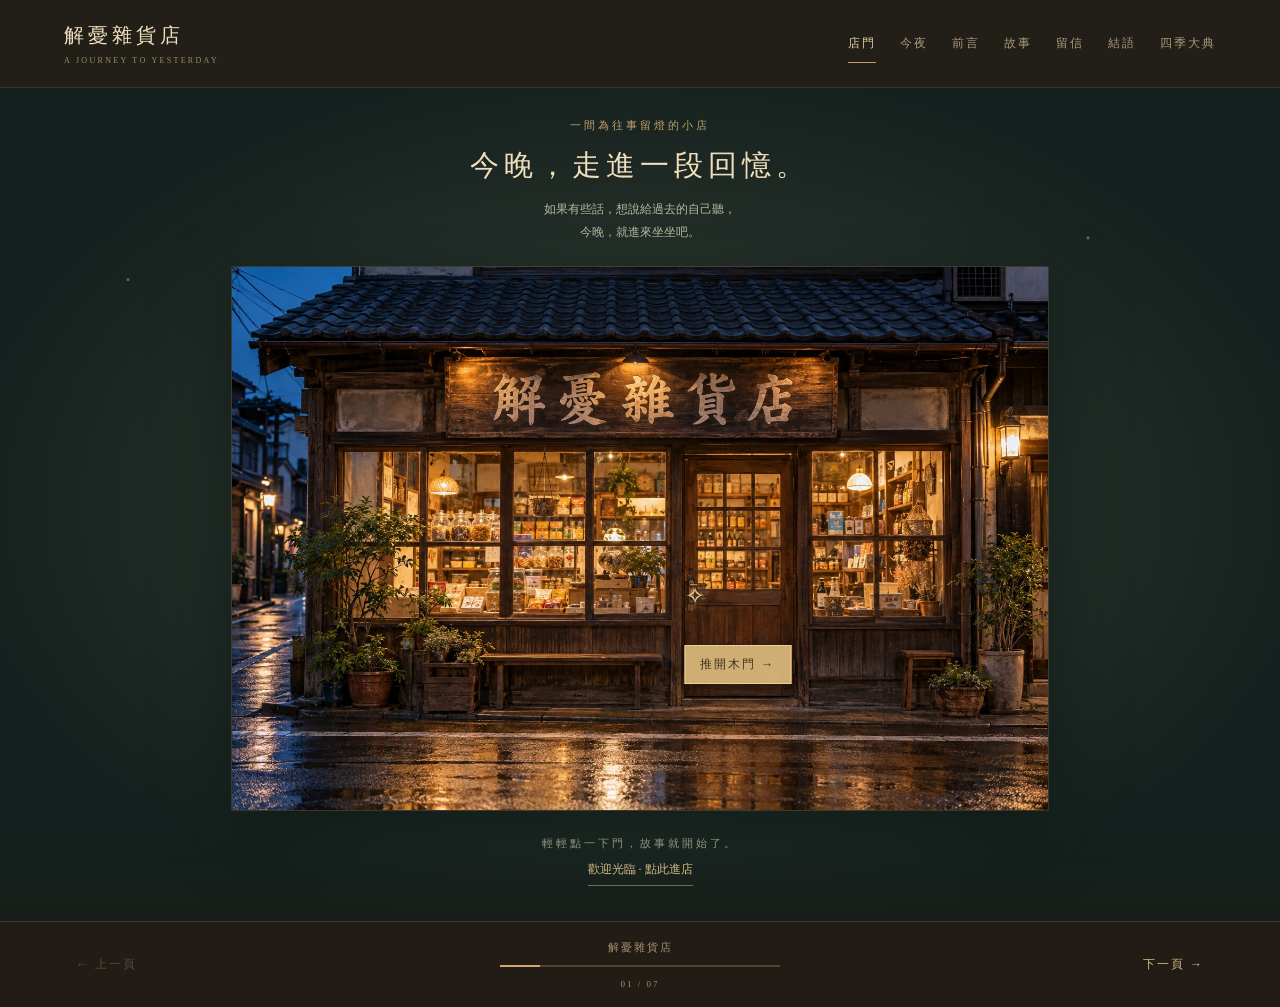
<file: index.html>
<!DOCTYPE html><html lang="zh-Hant"><head><meta charset="utf-8"><meta name="viewport" content="width=device-width,initial-scale=1"><title>解憂雜貨店｜一場回到過去的時光之旅</title><meta name="description" content="今晚不販賣任何商品。走進解憂雜貨店，讀一段真實的故事，和過去的自己重新相遇。"><link rel="stylesheet" href="journey.css"></head><body>
<header class="site-header"><a href="#page-1" class="brand">解憂雜貨店<span> A JOURNEY TO YESTERDAY</span></a><button type="button" class="menu-toggle" aria-expanded="false" aria-controls="journey-menu">旅程目錄 ☰</button><nav id="journey-menu" aria-label="時光旅程目錄"><a href="#page-1">店門</a><a href="#page-2">今夜</a><a href="#page-3">前言</a><a href="#page-4">故事</a><a href="#page-5">留信</a><a href="#page-6">結語</a><a href="#page-7">四季大典</a></nav></header>
<main id="main">
<section class="page storefront" id="page-1" aria-labelledby="title-1"><div class="night-sky" aria-hidden="true"></div><div class="shop-intro"><div class="eyebrow">一間為往事留燈的小店</div><h1 id="title-1" tabindex="-1">今晚，走進一段回憶。</h1><p>如果有些話，想說給過去的自己聽，<br>今晚，就進來坐坐吧。</p></div><div class="store-stage"><img class="shop-front" src="shop-front-realistic-v1.jpg" alt="寫實夜景中的解憂雜貨店：老木門、瓦片屋頂、暖黃玻璃窗、擺滿雜貨的貨架與雨後街道"><a href="#page-2" class="door-entry" aria-label="推開解憂雜貨店的木門，進入第二頁"><span class="door-handle" aria-hidden="true">✧</span><span class="door-label">推開木門 →</span></a></div><div class="door-note">輕輕點一下門，故事就開始了。</div><a class="quiet-entry" href="#page-2">歡迎光臨 · 點此進店</a></section>
<section class="page welcome" id="page-2" hidden aria-labelledby="title-2"><div class="room-backdrop" aria-hidden="true"></div><div class="welcome-note"><div class="eyebrow">01 / 今夜的營業公告</div><div class="small-flourish">✦</div><h2 id="title-2" tabindex="-1">今晚，<br>不販賣任何商品。</h2><div class="divider"></div><p>這裡沒有標價的商品，<br>也沒有能替人生解答的萬靈丹。</p><p>今晚，我想借這間小店，<br>邀請你走進一場<strong>回到過去的時光之旅。</strong></p><p>我們會翻開一些回憶，走近一些選擇，<br>也重新看看，那個曾經努力生活的自己。</p><p>你不需要準備答案，也不必整理好心情。<br>把腳步放慢，把現在的你，帶進來就好。</p><a class="btn" href="#page-3">坐下來，開始這段旅程 →</a><span class="note-foot">今夜限定 · 以一段回憶，交換一點溫柔</span></div></section>
<section class="page preface" id="page-3" hidden aria-labelledby="title-3"><div class="paper-sheet"><div class="eyebrow">02 / 寫在旅程之前</div><h2 id="title-3" tabindex="-1">先別急著，<br>為過去的自己判分。</h2><div class="preface-copy"><p>如果能回到某一天，你會不會想對自己說：「當初，不要那樣選就好了。」</p><p>我們常常站在今天，回頭評價昨天的決定。但那時候的你，沒有現在的經驗，也不知道後來會發生什麼事。你只能帶著當時知道的事、擁有的勇氣，還有說不出口的害怕，試著選一條路。</p><blockquote>不是每個選擇，都能只用「對」或「錯」說完。<br>不是每一個結果，都能代表當時的你。</blockquote><p>有些決定讓我們靠近想要的生活，有些讓我們受傷、繞路，甚至留下遺憾。選擇帶來的後果需要面對，做錯的事情也可以承認、修補；但一個不如預期的結果，不代表整個你都不值得被理解。</p><p>這場旅程，不是要說所有決定都正確，也不是要你立刻原諒一切。我只是想邀請你，先放下責備，問問當時的自己：「那一天，你在害怕什麼？又在期待什麼？」</p><p>有些感謝，會在理解之後慢慢出現。有些感謝，現在還說不出口。沒有關係，你可以只說：</p><div class="soft-quote">「我還沒有完全理解你，<br>但今天，我願意試著靠近你。」</div></div><a class="btn dark-btn" href="#page-4">翻開那段真實的故事 →</a></div></section>
<section class="page novel" id="page-4" hidden aria-labelledby="title-4"><div class="book-heading"><div class="eyebrow">03 / 一段真實經歷</div><h2 id="title-4" tabindex="-1">致，那個曾經<br>被我責怪的自己</h2><p>關於一次出發、八個月的旅程，和後來才說出口的謝謝。</p></div><div class="book-shell"><aside class="book-spine" aria-hidden="true">解憂雜貨店 · 店主手記</aside><article class="book-page" id="book-page" aria-live="polite"><div class="chapter-top"><span id="chapter-label"></span><span>寫給過去的我</span></div><h3 id="chapter-title"></h3><div id="chapter-text" class="novel-text"></div><div class="chapter-end" id="chapter-quote"></div><div class="book-controls"><button id="chapter-prev" type="button">← 上一章</button><span id="chapter-count"></span><button id="chapter-next" type="button">下一章 →</button></div></article></div><div class="chapter-dots" role="group" aria-label="選擇故事章節"></div><a class="btn" href="#page-5">故事說完了，接下來換你 →</a></section>
<section class="page invitation" id="page-5" hidden aria-labelledby="title-5"><div class="invitation-copy"><div class="eyebrow">04 / 留一封信，給過去的你</div><h2 id="title-5" tabindex="-1">如果能見到那時候的你，<br>你想說些什麼？</h2><p>可以是一聲謝謝，一句對不起，<br>也可以是：「那時候，你一定很辛苦吧。」</p><p>不必寫得漂亮，也不用急著替故事找到結局。<br>讓那些一直沒說出口的話，<br>在這裡，有一個可以安放的位置。</p></div><div class="qr-holder"><div class="paper-tape" aria-hidden="true"></div><a class="qr-image-link" href="letter-qr.png" target="_blank" rel="noopener" aria-label="開啟完整 QR Code 圖片"><img class="letter-qr" src="letter-qr.png" width="148" height="148" alt="掃描這個 QR Code，前往寫信頁面"></a><p class="qr-caption">掃描 QR Code，寫給過去的自己</p><small>拿起手機，讓那些沒說出口的話有個去處。<br>點圖片可放大查看。</small><a class="qr-save" href="letter-qr.png" download="解憂雜貨店-寫信QR.png">下載 QR Code 圖片 ↓</a></div><div class="prompt-line">想想看：<span>當時的你在努力什麼？</span><span>現在的你，想讓他知道什麼？</span></div><a class="btn" href="#page-6">帶著這份心意，繼續往前 →</a></section>
<section class="page closing" id="page-6" hidden aria-labelledby="title-6"><div class="closing-letter"><div class="eyebrow">05 / 旅程的最後一封信</div><h2 id="title-6" tabindex="-1">謝謝你，<br>把自己帶到了今天。</h2><div class="closing-copy"><p>今晚，我們沒有真的回到過去，<br>卻也許第一次，願意好好看看那個時候的自己。</p><p>那個曾經勇敢、迷惘、後悔，<br>或只是努力撐過每一天的你，<br>都在這段生命裡，留下了自己的腳印。</p><p>如果今天，你終於說出了一聲謝謝，<br>願你把這份溫柔，也留一些給現在的自己。</p><p>如果還說不出口，也沒有關係。<br>理解可以慢慢來，和解不必有期限。<br>今晚願意停下來看看，就已經是一個開始。</p><blockquote>過去的你，不必完美，才值得被看見。<br>現在的你，也不必急著成為誰，才值得被善待。</blockquote><p>等你走出這扇門，生活還會繼續。<br>願你在下一次面對選擇時，<br>記得給自己一點信任，也留一點喘息的空間。</p><p class="signature">這間小店，會為你的回憶留一盞燈。<br><span>— 解憂雜貨店</span></p></div><a class="btn dark-btn" href="#page-7">故事之外，還想邀請你認識我們 →</a></div></section>
<section class="page seasons" id="page-7" hidden aria-labelledby="title-7"><div class="season-top"><div class="eyebrow">06 / 在四季裡，再次相遇</div><h2 id="title-7" tabindex="-1">四季大典</h2><p class="season-tagline">每一次相聚，都有不一樣的體驗。<br>每一次祈福，都有一份真誠的心意。</p></div><div class="season-flow"><span>春 · 相遇</span><span>夏 · 體驗</span><span>秋 · 收穫</span><span>冬 · 感恩</span></div><div class="season-intro"><p>四季大典，是我們在不同季節裡相聚的活動。每一次安排的內容都不一樣，讓大家在參與、動手與交流之間，留下新的回憶。</p><p>有時，我們一起做一件手作工藝品；有時，親手製作甜點與美食；也可能圍坐在桌遊旁，在歡笑裡慢慢熟悉彼此。活動的樣貌會改變，但想邀請大家一起相聚的心意，始終都在。</p></div><div class="activities"><article><span class="activity-symbol" aria-hidden="true">✂</span><small>一起動手</small><h3>手作工藝品</h3><p>把專注放進每一個小細節，<br>帶走一件作品，也帶走一段回憶。</p></article><article><span class="activity-symbol" aria-hidden="true">♧</span><small>一起分享</small><h3>甜點與美食製作</h3><p>從親手製作到一起品嚐，<br>讓相聚多一份香氣與溫度。</p></article><article><span class="activity-symbol" aria-hidden="true">⚄</span><small>一起歡笑</small><h3>桌遊與交流</h3><p>在遊戲中拉近距離，<br>讓陌生慢慢變成熟悉。</p></article></div><div class="blessing"><div class="incense" aria-hidden="true"><span></span><span></span><span></span></div><div><div class="eyebrow">相聚的核心 · 祈福拜拜</div><h3>帶著誠心，<br>與仙佛結一份善緣。</h3><p>豐富的體驗之外，四季大典最重要的環節，是<strong>祈福拜拜</strong>。我們一起收拾心情，帶著敬意與真誠，為自己、家人，以及心中掛念的人獻上祝願。</p><p>這也是一個與仙佛結緣的機會。在虔敬的片刻裡，表達感恩，寄託心願，也讓忙碌的自己，重新安定下來。</p><p class="blessing-last">歡迎你在下一次四季大典，<br>和我們一起體驗、分享，也一起祈福。</p></div></div><div class="final-note">各次活動內容依當次安排而定。</div><a class="btn" href="#page-1">回到解憂雜貨店 ↺</a></section>
</main><footer class="journey-footer"><button id="page-prev" type="button" aria-label="回到上一頁">← 上一頁</button><div class="progress"><span id="page-label"></span><div class="progress-track"><span id="progress-bar"></span></div><small id="page-number"></small></div><button id="page-next" type="button" aria-label="前往下一頁">下一頁 →</button></footer><script src="journey.js"></script></body></html>
</file>
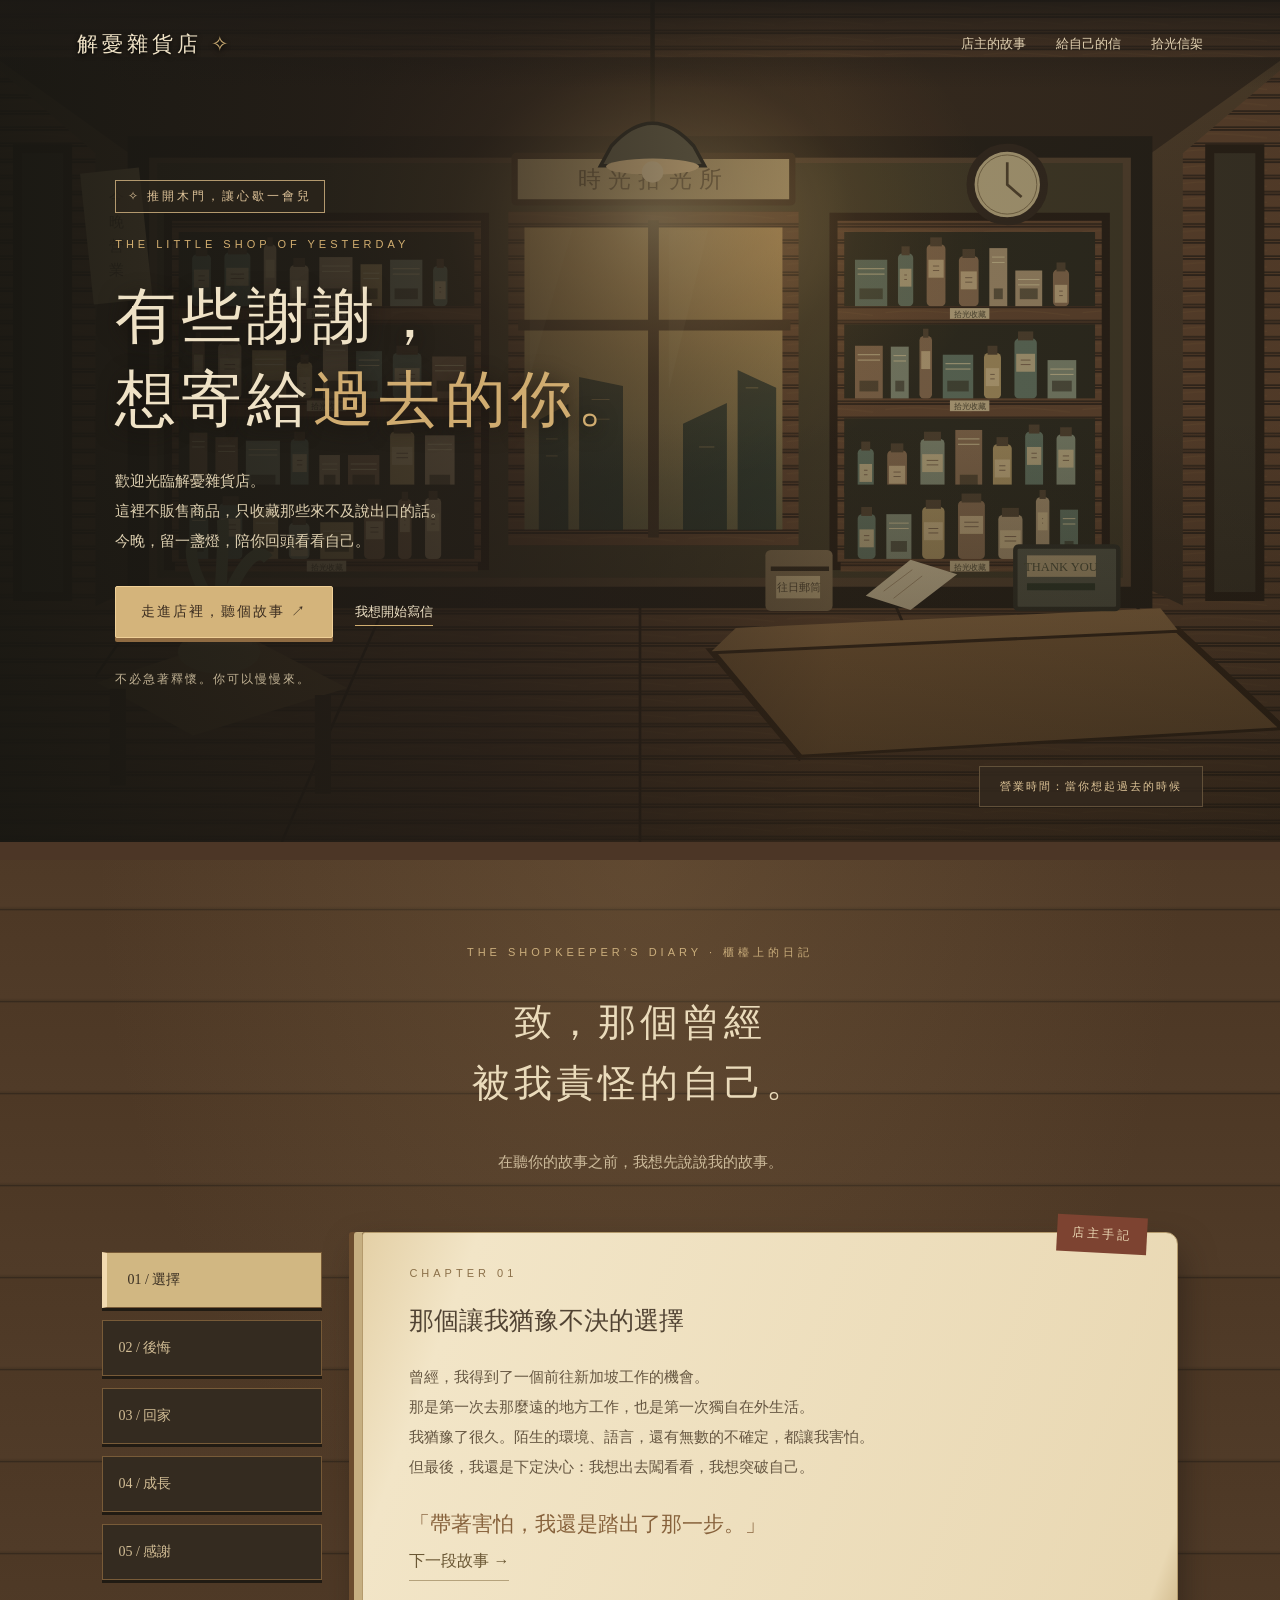
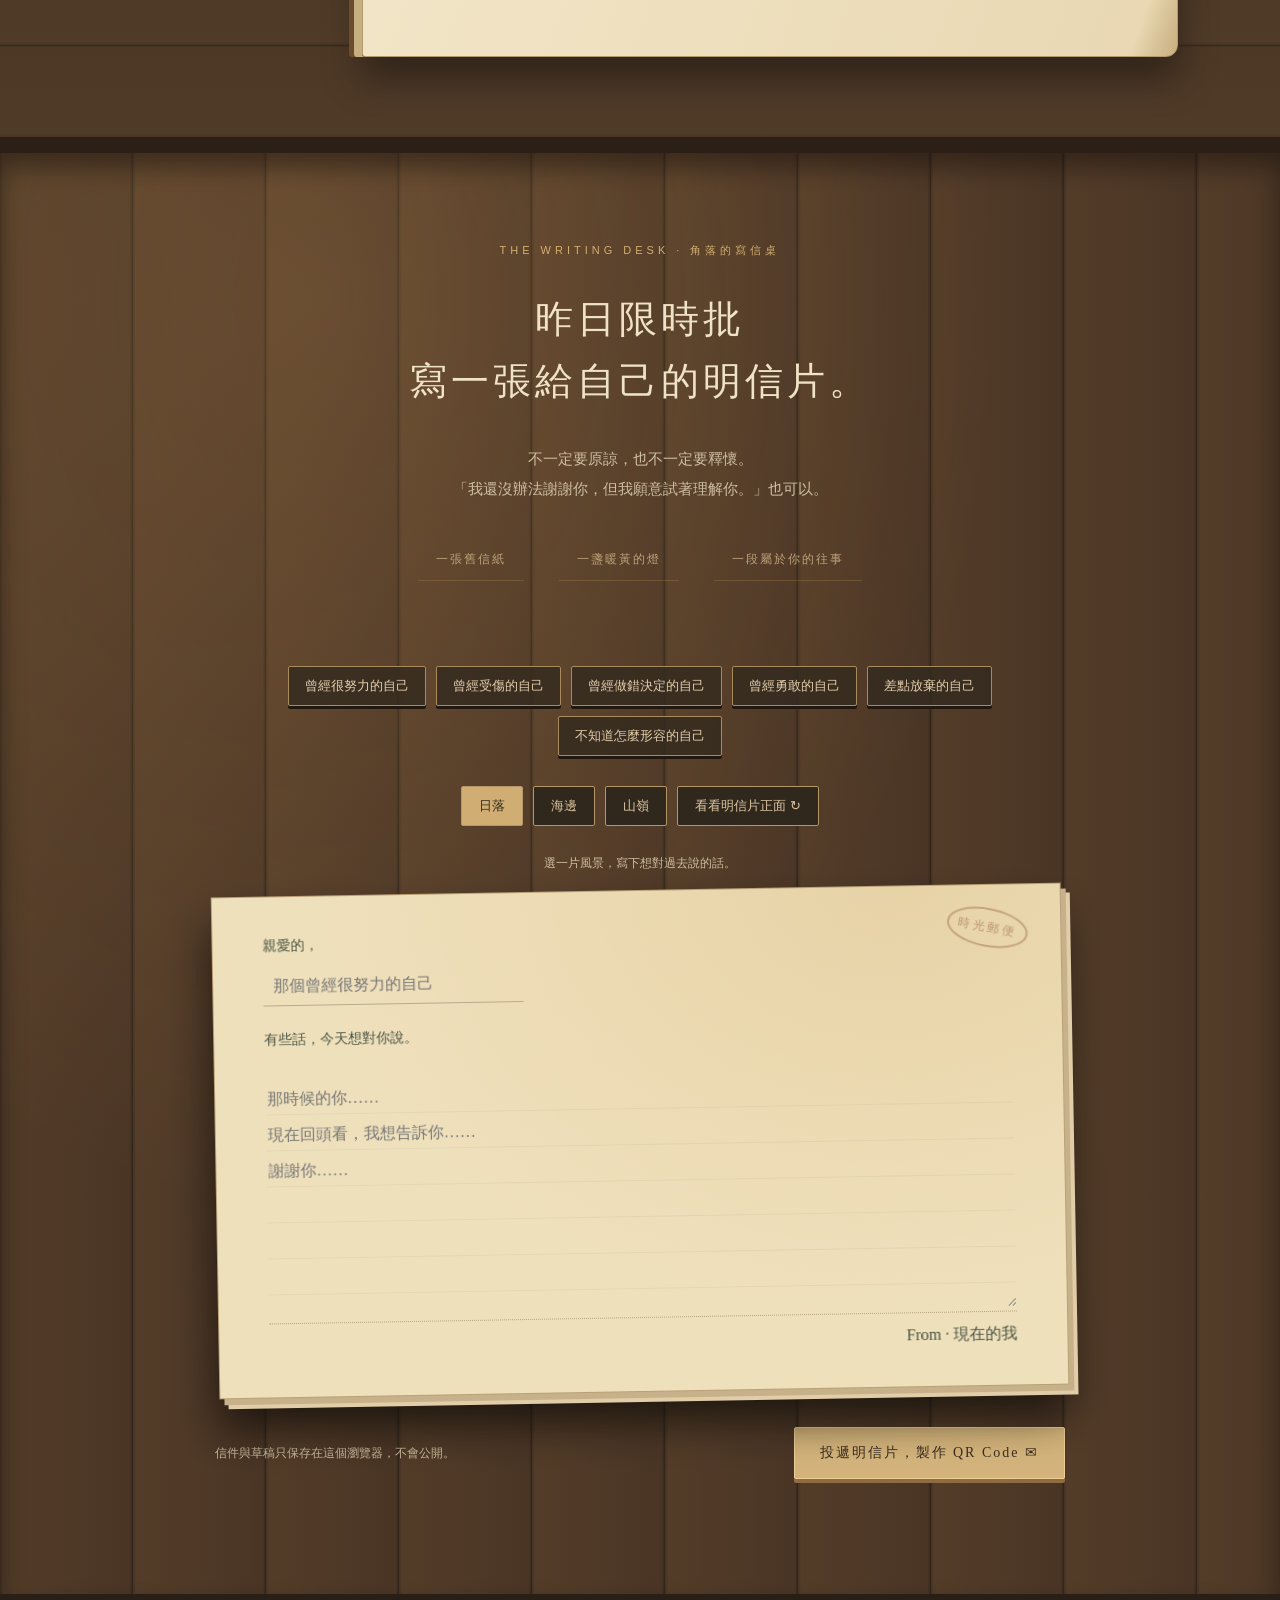
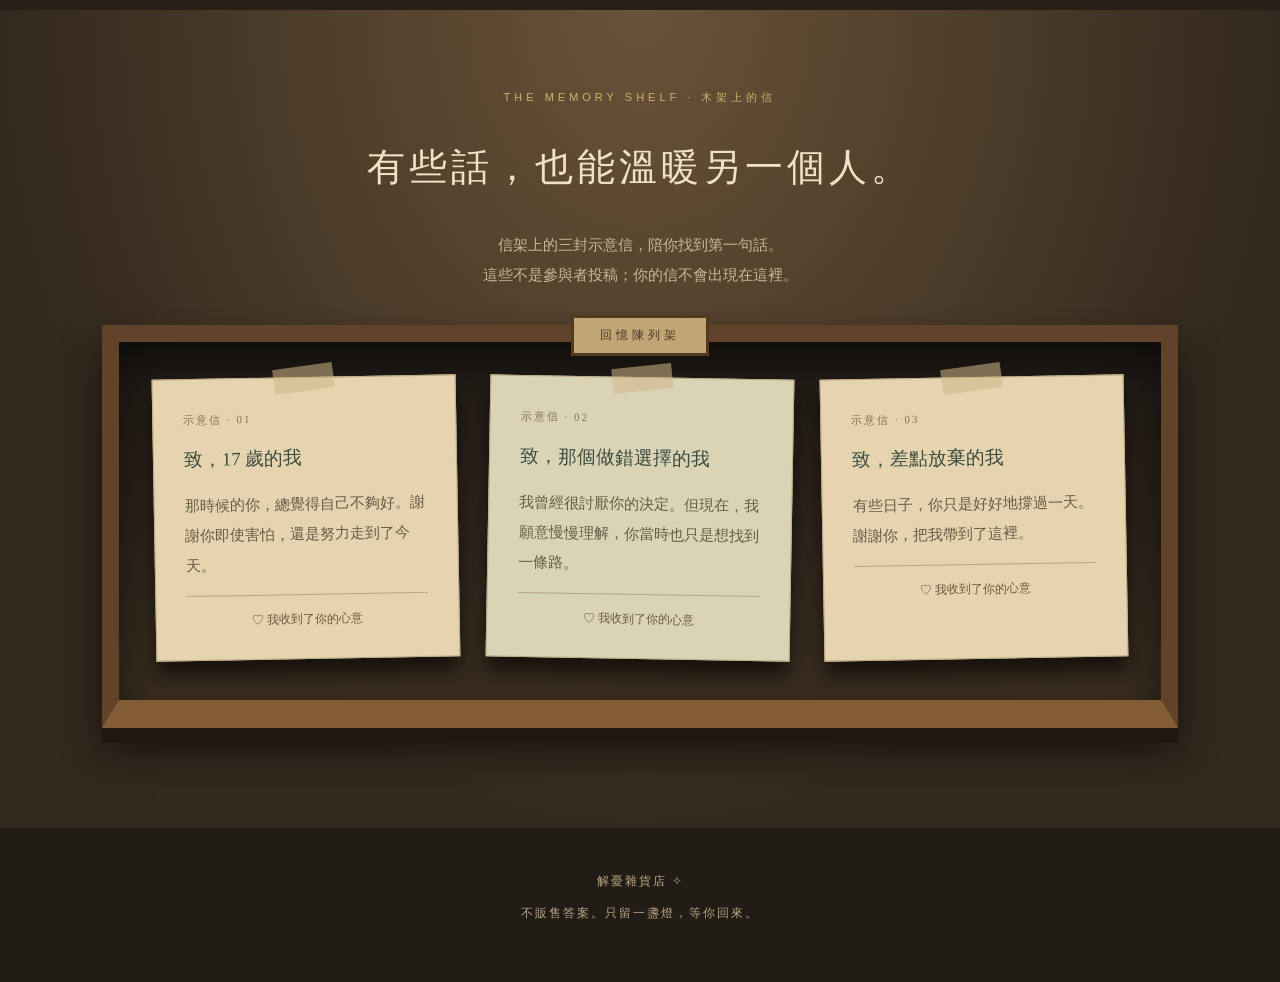
<file: writing.html>
<!DOCTYPE html><html lang="zh-Hant"><meta charset="UTF-8"><meta name="viewport" content="width=device-width,initial-scale=1"><meta name="description" content="從一段新加坡的旅程開始，寫一封信，謝謝過去的自己。"><title>解憂雜貨店｜致那個一路走來的自己</title><style>
:root{--ink:#e7dfca;--gold:#c7a971;--dark:#172c29;--paper:#eee4cd}*{box-sizing:border-box}html{scroll-behavior:smooth}body{margin:0;background:var(--dark);color:var(--ink);font-family:Georgia,'Noto Serif TC','微軟正黑體',serif}button,a,input,textarea{font:inherit}button,a{touch-action:manipulation}button{cursor:pointer}a{color:inherit;text-decoration:none}nav{display:flex;justify-content:space-between;padding:26px 6%;border-bottom:1px solid #ffffff18;align-items:center}nav .brand{font-size:21px;letter-spacing:4px}nav .links{display:flex;gap:30px;font-size:13px;color:#c7cbbc}.hero{min-height:690px;display:grid;grid-template-columns:1fr 1fr;align-items:center;padding:65px 8% 85px;gap:5%}.eyebrow{letter-spacing:4px;font:11px Arial;color:var(--gold)}h1{font-size:clamp(42px,5vw,72px);font-weight:400;line-height:1.35;letter-spacing:5px;margin:25px 0}h1 em{font-style:normal;color:var(--gold)}p{line-height:2;color:#c7cbbc;font-size:15px}.btn{display:inline-block;padding:16px 25px;background:var(--gold);color:#263b32;border:0;border-radius:2px;font-size:14px;letter-spacing:2px}.textlink{margin-left:22px;font-size:13px;border-bottom:1px solid #9caa9b;padding-bottom:6px}.hero small{display:block;margin-top:33px;color:#8ea197;font-size:12px;letter-spacing:2px}.scene{position:relative;filter:drop-shadow(0 20px 45px #081e18);width:100%}.caption{text-align:center;letter-spacing:4px;font-size:11px;color:#b8bdab;margin-top:12px}.intro{padding:80px 8%;background:#eee6d4;color:#35453b}.intro>header{text-align:center;margin-bottom:55px}.intro p{color:#647063}h2{font-size:clamp(27px,3vw,40px);font-weight:400;line-height:1.6;letter-spacing:3px}.story{max-width:1000px;margin:auto;display:grid;grid-template-columns:230px 1fr;gap:65px}.chapterlist{display:flex;flex-direction:column;gap:12px}.chapterlist button{padding:15px 10px;text-align:left;border:0;background:transparent;color:#7e8272;border-bottom:1px solid #c9c3b0;font-size:14px}.chapterlist button.active{color:#293f32;border-left:3px solid #957340;padding-left:20px}.storytext{min-height:350px}.storytext h3{font-size:25px;font-weight:400}.storytext p{white-space:pre-line}.quote{font-size:24px;line-height:1.8;color:#8b6c40;margin-top:24px}.next{background:none;border:0;color:#6a5734;border-bottom:1px solid #b5a27c;padding:8px 0}.write{padding:90px 8%;background:#233d35}.sectionhead{text-align:center;margin-bottom:35px}.sectionhead p{max-width:560px;margin:auto}.desk{max-width:850px;margin:auto}.chips{display:flex;gap:10px;flex-wrap:wrap;justify-content:center;margin:30px 0}.chips button{border:1px solid #748479;background:none;color:#d2d6c2;padding:10px 16px;border-radius:30px;font-size:13px}.chips button.selected{background:var(--gold);color:#283f32;border-color:var(--gold)}.letter{background:var(--paper);color:#485241;padding:40px 50px;box-shadow:0 22px 50px #10281f88;transform:rotate(-.5deg)}.letter label{display:block;font-size:14px;margin-bottom:12px}.letter input{width:260px;max-width:100%;border:0;border-bottom:1px solid #b7ab8c;background:none;padding:10px;color:#344435}.letter textarea{width:100%;min-height:240px;border:0;background:repeating-linear-gradient(transparent,transparent 35px,#b5aa902e 35px,#b5aa902e 36px);line-height:36px;resize:vertical;color:#384b3c;margin-top:18px;font-size:16px;outline-offset:5px}.letter .sign{text-align:right}.actions{display:flex;justify-content:space-between;gap:20px;align-items:center;margin-top:28px}.hint{font-size:12px;color:#afbdac}.saved{padding:16px;border:1px solid #7b8f79;margin-top:20px;display:none;line-height:1.8}.shelf{padding:80px 8%}.cards{display:grid;grid-template-columns:repeat(3,1fr);gap:24px;max-width:1100px;margin:auto}.card{background:#e6deca;color:#394b3e;padding:30px;transform:rotate(-1deg);box-shadow:0 10px 20px #0c201933}.card:nth-child(2){transform:rotate(1deg);background:#d4d9c6}.card p{color:#596552}.card small{color:#8a846e;font-size:11px;letter-spacing:2px}.card button{border:0;border-top:1px solid #b7b8a5;background:none;width:100%;padding:16px 0 0;color:#687459;font-size:12px}.end{text-align:center;padding:35px 8% 60px;color:#97aa9b;font-size:12px;letter-spacing:2px}dialog{border:0;background:#eee4cf;color:#425241;padding:35px;max-width:500px;width:90%;line-height:1.9}dialog::backdrop{background:#061a13bb}dialog p{color:#647063}.reduce{position:fixed;bottom:16px;right:16px;border:1px solid #ffffff30;background:#1d3229;color:#b5c2ac;padding:8px 12px;font-size:11px}section{scroll-margin-top:20px}button:focus-visible,a:focus-visible{outline:3px solid #e1c587;outline-offset:5px}@media(max-width:750px){nav{padding:20px 6%}.links a:first-child{display:none}.hero{grid-template-columns:1fr;padding:50px 7%;gap:40px;min-height:0}.scene{max-width:480px;margin:auto}.story{grid-template-columns:1fr;gap:20px}.chapterlist{flex-direction:row;overflow:auto}.chapterlist button{flex-shrink:0;font-size:12px}.intro,.write,.shelf{padding:60px 7%}.letter{padding:25px}.cards{grid-template-columns:1fr}.actions{flex-direction:column;align-items:stretch}.storytext{min-height:370px}nav .links{gap:15px}}

/* A shop you can step into */
:root{--dark:#29231c;--ink:#efe2c6;--gold:#d0ac70;--paper:#efe0bc}body{background:#29231c}nav{position:absolute;z-index:3;top:0;left:0;right:0;background:linear-gradient(#1c1915dd,#1c191500);border:0;padding:30px 6%}nav .brand{text-shadow:0 2px 5px #000}nav .links{color:#e2d2b2}.hero{position:relative;isolation:isolate;display:block;min-height:860px;padding:180px 9% 100px;background:#30291f url('shop-interior.svg') center/cover no-repeat;border-bottom:18px solid #4c3626;box-shadow:0 5px 0 #21180f}.hero:before{content:'';position:absolute;inset:0;background:linear-gradient(90deg,#181712ed 0%,#211b16b8 38%,#281f1640 65%,#17140f44),linear-gradient(0deg,#201910a6,transparent 50%);z-index:-1}.hero>div:first-child{max-width:600px}.hero>div:last-child{position:absolute;bottom:35px;right:6%}.hero .scene{display:none}.hero h1{font-size:clamp(43px,4.8vw,68px);text-shadow:0 4px 20px #17110c}.hero p{color:#ded0b1}.hero small{color:#c1b294}.caption{border:1px solid #bfa37255;background:#33291ed9;padding:12px 20px;letter-spacing:2px;color:#dfc598}.eyebrow{color:#d2ae70}h2{letter-spacing:4px}.btn{background:#d4b47b;color:#3b2d20;box-shadow:0 4px 0 #8f6b42;border:1px solid #efcf96}.btn:hover{background:#e3c48c;transform:translateY(-1px)}.textlink{border-color:#d0ad70}.intro{position:relative;background:radial-gradient(ellipse at 50% 0%,#92744e44,transparent 60%),repeating-linear-gradient(0deg,#463423 0px,#503b28 3px,#4d3825 90px,#30251b 92px);color:#eadbbb;padding-top:85px}.intro>header p{color:#cdbb9b}.intro .eyebrow{color:#cbae7c!important}.story{max-width:1080px;gap:40px;grid-template-columns:220px 1fr}.chapterlist{padding-top:20px}.chapterlist button{color:#d2bd95;background:#342b20;border:1px solid #785b38;box-shadow:0 3px 0 #211b13;padding:18px 15px}.chapterlist button.active{color:#392e21;background:#d1b782;border-left:5px solid #f2dab0;padding-left:20px}.storytext{position:relative;background:linear-gradient(110deg,#e4d0a6,#f2e5c7 12%,#e9d8b3 95%,#c7ae7d);color:#514333;padding:34px 46px 38px;border:1px solid #b49a6c;border-radius:3px 12px 12px 3px;box-shadow:-8px 0 0 #c6af81,-13px 0 0 #6b4c2e,0 20px 35px #211a15aa;min-height:425px}.storytext:before{content:'店主手記';position:absolute;right:30px;top:-17px;background:#7d4331;color:#ebd8b4;padding:10px 15px;font-size:12px;letter-spacing:3px;transform:rotate(3deg)}.storytext p{color:#655641}.storytext .eyebrow{color:#8b7049!important}.quote{color:#87623c;font-size:21px}.write{position:relative;background:radial-gradient(ellipse at 25% 10%,#d7a15e33,transparent 50%),repeating-linear-gradient(90deg,#443222 0,#533c28 3px,#4a3525 130px,#2e241a 133px);border-top:16px solid #2c2016;border-bottom:16px solid #281f16;box-shadow:inset 0 14px 25px #160f0b80}.write .sectionhead p{color:#cebea2}.desk{position:relative;padding:10px 0 25px}.letter{border:1px solid #baa076;background:radial-gradient(ellipse at 80% 0%,#e1c79488,transparent 60%),#efe0bc;transform:rotate(-1deg);box-shadow:5px 6px 0 #c7b18a,9px 10px 0 #e1cda7,0 30px 40px #130e0ac9}.letter:before{content:'時光郵便';position:absolute;right:32px;top:23px;border:2px solid #9b6b4d77;color:#9b6b4d99;padding:9px;font-size:12px;transform:rotate(12deg);letter-spacing:3px;border-radius:50%}.letter label{position:relative;z-index:1}.chips button{background:#332a1fcc;border:1px solid #a78a5e;color:#e2ccaa;border-radius:2px;box-shadow:0 3px 0 #21190f}.chips button.selected{background:#c6a570;color:#382b1d}.hint{color:#cfbfa1}.saved{background:#25291fd9;color:#e2d5b9;border-color:#91815a;padding:24px}.shelf{background:radial-gradient(ellipse at top,#6a5338 0,#34291e 70%);padding-bottom:100px}.shelf .sectionhead p{color:#c9b897}.cards{position:relative;padding:35px 35px 40px;border:17px solid #604328;border-bottom:28px solid #825c34;background:linear-gradient(#201b17,#3b2e1f);box-shadow:inset 0 20px 40px #0009,0 15px 0 #20170f,0 22px 35px #18120c;gap:30px}.cards:before{content:'回憶陳列架';position:absolute;top:-27px;left:50%;transform:translateX(-50%);padding:9px 26px;background:#c1a575;color:#4b3824;font-size:12px;letter-spacing:4px;border:3px solid #52391f;white-space:nowrap}.card{position:relative;background:#e6d4b0;box-shadow:0 15px 20px #0009;border:1px solid #beaa83;min-height:265px}.card:nth-child(2){background:#dad3b5}.card:before{content:'';position:absolute;top:-12px;left:40%;width:60px;height:25px;background:#cfb7898c;transform:rotate(-7deg)}.card small{color:#83704f}.card h3{font-weight:400}.card p{color:#665b47}.card button{color:#6b583f;border-color:#b8a582}.end{background:#211c16;color:#baa383;padding-top:45px}.doorbell{display:inline-block;border:1px solid #b3996e;color:#ddc298;padding:7px 12px;margin-bottom:25px;font-size:12px;letter-spacing:3px;background:#2c251b99}.shop-objects{display:flex;justify-content:center;gap:35px;margin:0 auto 45px;color:#bda27a;font-size:12px;letter-spacing:2px}.shop-objects span{padding:12px 18px;border-bottom:1px solid #ad89504d}.actions{margin-top:35px}dialog{background:#efe0bc;border:8px solid #6a4c2e;box-shadow:0 25px 70px #0009}@media(min-width:1500px){.hero{min-height:960px;padding-top:220px}}@media(max-width:750px){nav{padding:22px 6%;background:#211b15bb}nav .brand{font-size:17px;letter-spacing:2px}.hero{min-height:790px;padding:150px 7% 110px;background-position:60% center}.hero:before{background:linear-gradient(90deg,#1b1713dd,#241c1599),linear-gradient(0deg,#21191080,transparent)}.hero>div:last-child{left:7%;right:auto;bottom:30px}.caption{font-size:10px}.hero h1{font-size:43px}.hero .textlink{display:inline-block;margin-top:25px}.story{grid-template-columns:1fr}.chapterlist{flex-direction:row;padding-top:0;gap:8px;padding-bottom:10px}.chapterlist button{padding:12px}.chapterlist button.active{padding-left:12px}.storytext{padding:30px 26px;min-height:440px;margin-left:12px}.shop-objects{gap:8px;flex-wrap:wrap}.shop-objects span{padding:9px;font-size:11px}.cards{padding:30px 16px;border-width:12px;border-bottom-width:24px;gap:35px}.letter:before{top:16px;right:20px;font-size:10px}.intro,.write,.shelf{padding-left:7%;padding-right:7%}}

.postcard-tools{display:flex;align-items:center;justify-content:center;flex-wrap:wrap;gap:10px;margin:0 0 25px}.postcard-tools button{padding:10px 17px;background:#30281d;color:#dbc5a0;border:1px solid #b49668;border-radius:2px;font-size:13px}.postcard-tools button[aria-pressed="true"]{background:#cfad73;color:#362c1f}.postcard-wrap{perspective:1800px}.postcard-wrap .letter{transition:transform .9s ease;backface-visibility:hidden;transform:rotateY(0) rotate(-1deg)}.postcard-wrap.front-view .letter{position:absolute;visibility:hidden;transform:rotateY(180deg)}.postcard-front{display:none;padding:14px;background:#eee0bf;box-shadow:0 25px 40px #140f0b99;transform:rotate(-1deg)}.front-view .postcard-front{display:block;animation:front-in .8s ease}.postcard-front img{display:block;width:100%;aspect-ratio:900/520;object-fit:cover}.postcard-front figcaption{padding:20px 10px 12px;display:flex;justify-content:space-between;color:#7c6542;letter-spacing:4px}.postcard-front figure{margin:0}.postcard-wrap .letter .sign{border-top:1px dotted #b6a280;padding-top:12px}.mailing-box{display:none;text-align:center;position:relative;min-height:290px;padding-top:65px}.mailing-box.active{display:block}.little-postbox{position:relative;margin:0 auto;width:120px;height:180px;background:linear-gradient(90deg,#203d2e,#3f6148,#1a3628);border-radius:55px 55px 5px 5px;border:5px solid #233526;box-shadow:0 20px 35px #16110a}.little-postbox:before{content:'';position:absolute;left:15px;right:15px;top:67px;height:12px;background:#121b13;border-radius:3px;box-shadow:inset 0 4px 4px #000}.little-postbox:after{content:'時光郵便';position:absolute;left:15px;right:15px;top:110px;color:#cbb58a;font-size:12px;letter-spacing:3px}.flying-card{position:absolute;width:120px;height:75px;left:calc(50% - 60px);top:0;background:#e6d0a9;border:4px solid #eee1bf;background-size:cover;animation:post-drop 1.7s ease-in forwards;z-index:2}.qr-panel{margin-top:30px;padding:30px;background:#e9d8b6;color:#4c3f2b;border:8px solid #8b6742;box-shadow:0 18px 35px #170f0b88;text-align:center}.qr-panel h3{font-weight:400;font-size:24px;letter-spacing:3px;margin:5px 0 18px}.qr-panel p{color:#706048;font-size:13px;margin:12px 0}.qr-panel canvas{display:block;width:min(100%,400px);height:auto;margin:auto;background:#fff;image-rendering:pixelated}.qr-nav{display:flex;align-items:center;justify-content:center;gap:20px;margin:18px 0}.qr-nav button{padding:8px 14px;border:1px solid #9a8059;background:#e0c99f;color:#453721}.qr-nav button:disabled{opacity:.35;cursor:default}.qr-actions{display:flex;gap:15px;justify-content:center;flex-wrap:wrap}.read-preview{text-align:left;max-height:300px;overflow:auto;white-space:pre-wrap;overflow-wrap:anywhere;background:#f5ead4;border:1px solid #beaa82;padding:22px;line-height:1.9;margin:18px 0}.qr-panel details{text-align:left;margin:20px 0}.qr-error{color:#7b382a!important}#postcard-status{font-size:12px;color:#cfbea0;text-align:center;margin-bottom:15px}@keyframes front-in{from{opacity:0;transform:rotateY(-45deg)}to{opacity:1;transform:rotateY(0) rotate(-1deg)}}@keyframes post-drop{0%{transform:translateY(-60px) rotate(-10deg);opacity:0}20%{opacity:1}75%{transform:translateY(95px) rotate(0) scale(.8);opacity:1}100%{transform:translateY(132px) scale(.5);opacity:0}}@media(prefers-reduced-motion:reduce){.postcard-wrap .letter,.postcard-front,.flying-card{animation:none;transition:none}}@media(max-width:750px){.qr-panel{padding:20px 12px;border-width:5px}.postcard-front figcaption{font-size:12px;letter-spacing:2px}.postcard-tools{gap:8px}.postcard-tools button{padding:10px 13px}}
</style><nav><a class="brand" href="#">解憂雜貨店<span style="color:#c7a971"> ✧</span></a><div class="links"><a href="#story">店主的故事</a><a href="#write">給自己的信</a><a href="#wall">拾光信架</a></div></nav>
<main><section class="hero"><div><div class="doorbell">✧ 推開木門，讓心歇一會兒</div><div class="eyebrow">THE LITTLE SHOP OF YESTERDAY</div><h1>有些謝謝，<br>想寄給<em>過去的你。</em></h1><p>歡迎光臨解憂雜貨店。<br>這裡不販售商品，只收藏那些來不及說出口的話。<br>今晚，留一盞燈，陪你回頭看看自己。</p><div style="margin-top:30px"><a class="btn" href="#story">走進店裡，聽個故事 ↗</a><a class="textlink" href="#write">我想開始寫信</a></div><small>不必急著釋懷。你可以慢慢來。</small></div><div><svg class="scene" viewBox="0 0 560 510" role="img" aria-label="深夜裡亮著暖燈的木造時光雜貨店"><defs><radialGradient id="glow"><stop stop-color="#d9b779" stop-opacity=".5"/><stop offset="1" stop-color="#192f29" stop-opacity="0"/></radialGradient><linearGradient id="window" x2="0" y2="1"><stop stop-color="#f4d998"/><stop offset="1" stop-color="#bc8750"/></linearGradient><pattern id="wood" width="15" height="40" patternUnits="userSpaceOnUse"><rect width="15" height="40" fill="#604c39"/><path d="M0 0V40" stroke="#403d2e" stroke-width="2"/></pattern></defs><circle cx="300" cy="230" r="240" fill="url(#glow)"/><circle cx="445" cy="66" r="25" fill="#d8d4af" opacity=".75"/><path d="M30 442H535L487 464H62Z" fill="#526451"/><path d="M65 197L275 75L492 197Z" fill="#18251f" stroke="#6b7156" stroke-width="8"/><path d="M90 189L275 83L467 189" fill="none" stroke="#3d4c3b" stroke-width="5"/><rect x="88" y="192" width="382" height="247" fill="url(#wood)"/><rect x="117" y="205" width="322" height="59" rx="2" fill="#d1bc86" stroke="#2d3527" stroke-width="8"/><text x="278" y="244" text-anchor="middle" font-family="serif" font-size="28" letter-spacing="8" fill="#3f4b35">解憂雜貨店</text><path d="M76 274H481L469 298H86Z" fill="#78826b"/><path d="M100 274V297M145 274V297M190 274V297M235 274V297M280 274V297M325 274V297M370 274V297M415 274V297M460 274V297" stroke="#c6b58a" stroke-width="20"/><rect x="120" y="310" width="151" height="97" fill="url(#window)" stroke="#2d392b" stroke-width="9"/><path d="M170 314V401M222 314V401M125 357H267" stroke="#605638" stroke-width="6"/><path d="M133 394V373H151V394M183 394V379H210V394M233 394V365H251V394" stroke="#786447" stroke-width="8"/><rect x="295" y="305" width="92" height="133" fill="#303c2d" stroke="#827354" stroke-width="7"/><rect x="305" y="316" width="72" height="78" fill="url(#window)"/><path d="M341 317V394M306 355H375" stroke="#6b6140" stroke-width="5"/><circle cx="376" cy="408" r="3" fill="#d6bb80"/><rect x="315" y="366" width="54" height="18" fill="#f2e0a8" transform="rotate(-7 340 370)"/><text x="341" y="377" text-anchor="middle" font-size="10" fill="#625d3e">OPEN</text><path d="M430 302V322" stroke="#263625" stroke-width="6"/><rect x="416" y="318" width="28" height="40" rx="4" fill="#e0c581"/><circle cx="430" cy="340" r="57" fill="url(#glow)"/><rect x="63" y="363" width="41" height="56" rx="8" fill="#86574a"/><path d="M73 376H94M82 419V442" stroke="#322f25" stroke-width="5"/><path d="M405 410L417 443H447L457 410Z" fill="#978262"/><path d="M432 420V374M432 400Q402 376 415 366M433 386Q458 357 466 376M433 406Q469 394 470 411" stroke="#7c926c" stroke-width="7" fill="none"/><path d="M284 444H397L410 456H270Z" fill="#a4936c"/><g stroke="#a8bdb4" opacity=".2"><path d="M40 84L31 110M77 47L69 73M136 91L128 117M498 111L490 137M530 238L522 264M52 300L44 326M485 30L477 56M367 38L359 64"/></g></svg><div class="caption">營業時間：當你想起過去的時候</div></div></section>
<section id="story" class="intro"><header><div class="eyebrow" style="color:#88724b">THE SHOPKEEPER’S DIARY · 櫃檯上的日記</div><h2>致，那個曾經<br>被我責怪的自己。</h2><p>在聽你的故事之前，我想先說說我的故事。</p></header><div class="story"><div class="chapterlist" id="chapters"></div><article class="storytext" aria-live="polite"><div class="eyebrow" id="number"></div><h3 id="storytitle"></h3><p id="storybody"></p><div class="quote" id="quote"></div><button class="next" id="next">下一段故事 →</button></article></div></section>
<section id="write" class="write"><div class="sectionhead"><div class="eyebrow">THE WRITING DESK · 角落的寫信桌</div><h2>昨日限時批<br>寫一張給自己的明信片。</h2><p>不一定要原諒，也不一定要釋懷。<br>「我還沒辦法謝謝你，但我願意試著理解你。」也可以。</p></div><div class="shop-objects"><span>一張舊信紙</span><span>一盞暖黃的燈</span><span>一段屬於你的往事</span></div><div class="desk"><div class="chips" id="chips"></div><div class="postcard-tools" aria-label="明信片風景"><button type="button" data-theme="sunset" aria-pressed="true">日落</button><button type="button" data-theme="sea" aria-pressed="false">海邊</button><button type="button" data-theme="mountain" aria-pressed="false">山嶺</button><button type="button" id="flip-card">看看明信片正面 ↻</button></div><p id="postcard-status" role="status">選一片風景，寫下想對過去說的話。</p><form id="form"><div class="postcard-wrap" id="postcard-wrap"><div class="postcard-front"><figure><img id="postcard-image" src="postcard-sunset.svg" alt="日落風景明信片"><figcaption><span id="theme-name">日落</span><span>寄給那個時空的我</span></figcaption></figure></div><div class="letter"><label for="to">親愛的，</label><input id="to" maxlength="60" placeholder="那個曾經很努力的自己" required><label for="body" style="margin-top:25px">有些話，今天想對你說。</label><textarea id="body" maxlength="10000" placeholder="那時候的你……&#10;現在回頭看，我想告訴你……&#10;謝謝你……" required></textarea><div class="sign">From · 現在的我</div></div></div><div class="actions"><span class="hint">信件與草稿只保存在這個瀏覽器，不會公開。</span><button class="btn" type="submit">投遞明信片，製作 QR Code ✉</button></div></form><div class="mailing-box" id="mailing-box" aria-live="polite"><div class="flying-card" id="flying-card"></div><div class="little-postbox"></div><p>正在把心意收進時光郵筒……</p></div><div class="saved" id="saved" role="status">✉ 這封信，已經收藏在你的瀏覽器裡。<br>謝謝你，願意回頭看看那個時候的自己。<div style="margin-top:15px;display:flex;gap:15px;flex-wrap:wrap"><button class="btn" id="download">下載我的信</button><button class="btn" id="reply">讀一封想像中的回信</button><button class="btn" id="delete">刪除收藏的信</button></div></div><section class="qr-panel" id="qr-panel" hidden aria-label="你的信件 QR Code"><div class="eyebrow" style="color:#8d714b">TAKE YOUR MEMORY HOME</div><h3>把這封信帶回家。</h3><p>掃描 QR Code，可直接讀取這段信件文字。<br>不需要登入網站，也不會把信件上傳到伺服器。</p><canvas id="qr-canvas" width="600" height="600" role="img" aria-label="信件文字 QR Code"></canvas><div class="qr-nav"><button type="button" id="qr-prev">上一張</button><span id="qr-page" aria-live="polite"></span><button type="button" id="qr-next">下一張</button></div><p id="qr-help"></p><div class="qr-actions"><button class="btn" type="button" id="qr-download">下載這張 QR Code</button><button class="btn" type="button" id="qr-print">列印這張 QR Code</button></div><details><summary>確認這張 QR Code 的文字</summary><div class="read-preview" id="qr-text"></div></details><p>QR Code 包含你的信件文字，拿到圖片的人都能讀取。<br>部分手機相機只辨識網址，請使用支援「文字 QR Code」的掃碼工具。<br>如要完整留存，請同時下載上方的文字檔。</p><p id="qr-error" class="qr-error" role="alert"></p></section></div></section>
<section class="shelf" id="wall"><div class="sectionhead"><div class="eyebrow">THE MEMORY SHELF · 木架上的信</div><h2>有些話，也能溫暖另一個人。</h2><p>信架上的三封示意信，陪你找到第一句話。<br>這些不是參與者投稿；你的信不會出現在這裡。</p></div><div class="cards"><article class="card"><small>示意信 · 01</small><h3>致，17 歲的我</h3><p>那時候的你，總覺得自己不夠好。謝謝你即使害怕，還是努力走到了今天。</p><button>♡ 我收到了你的心意</button></article><article class="card"><small>示意信 · 02</small><h3>致，那個做錯選擇的我</h3><p>我曾經很討厭你的決定。但現在，我願意慢慢理解，你當時也只是想找到一條路。</p><button>♡ 我收到了你的心意</button></article><article class="card"><small>示意信 · 03</small><h3>致，差點放棄的我</h3><p>有些日子，你只是好好地撐過一天。謝謝你，把我帶到了這裡。</p><button>♡ 我收到了你的心意</button></article></div></section></main><footer class="end">解憂雜貨店 ✧<br><br>不販售答案。只留一盞燈，等你回來。</footer><dialog id="dialog"><div class="eyebrow" style="color:#88724b">AN IMAGINED REPLY</div><h2>親愛的，現在的你</h2><p>謝謝你，願意回頭看看我。<br>那時的我，也不知道未來會怎麼樣，只能用當時擁有的力氣，試著走下一步。<br>你不必現在就原諒我，也不必把每一段辛苦都說成成長。<br>能和你在這裡相遇，已經很好了。</p><small>這是預先撰寫的想像回信，不是過去的你或 AI 的真實回覆。</small><br><br><button class="btn" id="close">把這份溫柔收好</button></dialog>
<script>
const stories=[['那個讓我猶豫不決的選擇','曾經，我得到了一個前往新加坡工作的機會。\n那是第一次去那麼遠的地方工作，也是第一次獨自在外生活。\n我猶豫了很久。陌生的環境、語言，還有無數的不確定，都讓我害怕。\n但最後，我還是下定決心：我想出去闖看看，我想突破自己。','「帶著害怕，我還是踏出了那一步。」'],['如果當初沒有做這個決定……','到了新加坡兩三個月後，我開始後悔。\n我想念台灣的家人、朋友與熟悉的生活。即使出發前想過好的、壞的狀況，實際遇到的事情還是更複雜。\n身心像被掏空，幾乎沒有喘息的空間。壓力累積得比我想像中更快。\n我開始責罵那個做出決定的自己。','「當初為什麼要選擇來這裡？」'],['我選擇回家了','在新加坡生活了大約八個月後，我選擇返回家鄉。\n回到台灣，過了一段時間，又經歷了許多事情，我才慢慢看見：這趟旅程也讓我有所成長。\n有些改變，在身處其中時看不見。直到走遠一點，再回頭，才發現自己已經和出發前不一樣。','「原來，有些改變是後來才看見的。」'],['原來，你讓我成長了這麼多','以前的我，英文很不好。不要說句子，有時連一個單字都說不出口。\n經過這趟旅程，雖然還是說得不算流利，但我會鼓起勇氣和外國人對話，也慢慢聽得懂一些。\n這些改變讓我開始理解，當初做出決定的自己。\n他很害怕，但他也真的很想試試看。','「我不只學會了一些英文，也學會了開口的勇氣。」'],['對不起，還有謝謝你','對不起，當初我那樣責罵你。想必那時候的你，也不好受。\n我忘了，你也是帶著害怕，才做出這個決定的。\n現在，我很感謝你。若不是你的選擇，我不會有這樣的成長。\n這是我的故事。不是每段痛苦都必須有意義，也不必急著感謝。\n但如果可以和過去的自己說說話，你會想對他說什麼？','「謝謝你，帶著害怕，依然選擇向前。」']];let current=0;const el=id=>document.getElementById(id);stories.forEach((s,i)=>{let b=document.createElement('button');b.textContent=String(i+1).padStart(2,'0')+' / '+['選擇','後悔','回家','成長','感謝'][i];b.onclick=()=>show(i);el('chapters').append(b)});function show(i){current=i;el('number').textContent='CHAPTER 0'+(i+1);el('storytitle').textContent=stories[i][0];el('storybody').textContent=stories[i][1];el('quote').textContent=stories[i][2];[...el('chapters').children].forEach((b,j)=>b.classList.toggle('active',i===j));el('next').textContent=i===4?'接下來，換我寫信 →':'下一段故事 →'}show(0);el('next').onclick=()=>current===4?el('write').scrollIntoView({behavior:'smooth'}):show(current+1);
let storageOK=true;function read(k){try{return JSON.parse(localStorage.getItem(k))}catch{storageOK=false;return null}}function put(k,v){try{localStorage.setItem(k,JSON.stringify(v));return true}catch{storageOK=false;return false}}function remove(k){try{localStorage.removeItem(k)}catch{storageOK=false}}
const labels=['曾經很努力的自己','曾經受傷的自己','曾經做錯決定的自己','曾經勇敢的自己','差點放棄的自己','不知道怎麼形容的自己'];labels.forEach(t=>{let b=document.createElement('button');b.textContent=t;b.onclick=()=>{el('to').value=t;[...el('chips').children].forEach(c=>c.classList.toggle('selected',c===b));draft()};el('chips').append(b)});let saved=read('time-letter');const initial=read('time-draft')||saved;if(initial){el('to').value=initial.to;el('body').value=initial.body}if(saved)el('saved').style.display='block';function draft(){put('time-draft',{to:el('to').value,body:el('body').value})}el('to').oninput=draft;el('body').oninput=draft;el('form').onsubmit=e=>{e.preventDefault();if(!el('body').value.trim()||!el('to').value.trim()){alert('先留下一句想對自己說的話吧。');return}saved={to:el('to').value.trim(),body:el('body').value.trim(),date:new Date().toLocaleDateString('zh-TW')};let ok=put('time-letter',saved);el('saved').style.display='block';if(!ok)alert('瀏覽器無法保存這封信，請使用「下載我的信」留存。');el('saved').scrollIntoView({behavior:'smooth',block:'center'})};el('download').onclick=()=>{if(!saved)return;const blob=new Blob(['親愛的，'+saved.to+'：\n\n'+saved.body+'\n\n來自，現在的我\n'+saved.date],{type:'text/plain;charset=utf-8'});const u=URL.createObjectURL(blob),a=document.createElement('a');a.href=u;a.download='給過去自己的信.txt';a.click();setTimeout(()=>URL.revokeObjectURL(u),1000)};el('delete').onclick=()=>{if(confirm('要刪除這個瀏覽器裡的信件與草稿嗎？')){remove('time-letter');remove('time-draft');saved=null;el('form').reset();el('saved').style.display='none';[...el('chips').children].forEach(c=>c.classList.remove('selected'))}};el('reply').onclick=()=>el('dialog').showModal();el('close').onclick=()=>el('dialog').close();document.querySelectorAll('.card button').forEach(b=>b.onclick=()=>{b.textContent='✓ 已收下這份心意';b.disabled=true});
</script><script src="qr-local.js"></script><script src="postcard.js"></script></html>
</file>
<file: journey.css>
:root{--gold:#d7b67d;--cream:#f0dfbc;--ink:#514330;--dark:#241f18}*{box-sizing:border-box}html{background:var(--dark)}body{margin:0;color:var(--cream);font-family:Georgia,'Noto Serif TC','Songti TC','Microsoft JhengHei',serif}button,a{touch-action:manipulation}button,input{font:inherit}a{color:inherit;text-decoration:none}button{cursor:pointer}button:disabled{cursor:default;opacity:.3}[hidden]{display:none!important}.site-header{position:relative;z-index:10;display:flex;align-items:center;justify-content:space-between;gap:25px;padding:22px 5%;background:#221f19;border-bottom:1px solid #c5a16a25}.brand{font-size:20px;letter-spacing:4px;white-space:nowrap}.brand span{display:block;font:8px Georgia;letter-spacing:2.3px;color:#9e8a67;margin-top:7px}.site-header nav{display:flex;gap:24px;align-items:center}.site-header nav a{font-size:12px;letter-spacing:2px;color:#ab997a;padding:10px 0;border-bottom:1px solid transparent}.site-header nav a[aria-current="page"]{color:#e8cda2;border-color:#c5a16a}.menu-toggle{display:none}.page{position:relative;min-height:calc(100svh - 170px);padding:65px 7% 70px;animation:page-in .55s ease}.eyebrow{font-size:11px;letter-spacing:3px;color:#bfa16d}.page h1,.page h2{font-weight:400;letter-spacing:5px;line-height:1.55;margin:22px 0 25px}.page h1{font-size:clamp(38px,5vw,62px)}.page h2{font-size:clamp(31px,3.5vw,48px)}p{font-size:16px;line-height:2.1;font-weight:400}.btn{display:inline-block;font-size:13px;line-height:1.8;letter-spacing:2px;padding:15px 25px;background:#d0ad73;color:#35291c;border:1px solid #e8c58a;box-shadow:0 4px 0 #805d35;transition:transform .2s;margin-top:20px}.btn:hover{transform:translateY(-2px);background:#e0bf85}.dark-btn{background:#4e4030;color:#ecd9b1;border-color:#705938;box-shadow:0 4px 0 #2b251e}.dark-btn:hover{background:#655037}.storefront{isolation:isolate;text-align:center;padding:36px 7% 35px;min-height:calc(100svh - 170px);overflow:hidden;background:radial-gradient(ellipse at 50% 60%,#434430,#1f302a 55%,#14221f)}.storefront:after{content:'';position:absolute;bottom:0;left:0;right:0;height:80px;background:linear-gradient(0deg,#171e19,transparent);z-index:-1}.night-sky{position:absolute;inset:0;background:radial-gradient(circle at 10% 23%,#d4c195 0 1px,transparent 2px),radial-gradient(circle at 85% 18%,#d4c195 0 1px,transparent 2px),radial-gradient(circle at 20% 50%,#d4c195 0 1px,transparent 2px),radial-gradient(circle at 73% 32%,#d4c195 0 1px,transparent 2px);opacity:.4;z-index:-1}.shop-intro h1{margin:12px 0;font-size:39px;letter-spacing:9px}.shop-intro p{font-size:13px;color:#b8b9a2;line-height:1.9;margin-bottom:0}.store-stage{position:relative;max-width:600px;width:100%;margin:-12px auto -28px;filter:drop-shadow(0 20px 45px #111e18)}.shop-front{display:block;width:100%;height:auto}.door-entry{position:absolute;left:52%;top:60%;width:18%;height:26%;border-radius:4px;display:flex;align-items:center;justify-content:center;transition:background .3s}.door-entry:hover{background:#f0cb6d20;box-shadow:0 0 30px #edc97a55}.door-handle{position:absolute;right:12%;bottom:14%;font-size:16px;color:#f3d7a1}.door-label{position:absolute;bottom:-30px;left:50%;transform:translateX(-50%);white-space:nowrap;background:#d8b77b;color:#3c3321;font-size:12px;letter-spacing:2px;padding:9px 13px;border:1px solid #f2cf91;box-shadow:0 4px 12px #1119}.door-note{margin-top:10px;color:#9aa28b;letter-spacing:3px;font-size:11px}.quiet-entry{display:inline-block;margin-top:12px;font-size:12px;color:#e1c68f;border-bottom:1px solid #6c7357;padding-bottom:7px}.welcome{isolation:isolate;display:flex;justify-content:center;align-items:center;background:#2a241a;padding:70px 7%}.room-backdrop{position:absolute;inset:0;background:linear-gradient(90deg,#21190c88,#241c1480),url('shop-interior.svg') center/cover;z-index:-1;opacity:.8}.welcome-note{position:relative;text-align:center;background:linear-gradient(120deg,#e8d3aa,#f2e5c8);padding:45px 65px;max-width:650px;color:#51452f;box-shadow:0 24px 70px #140f0bbd;transform:rotate(-.5deg);border:1px solid #b5a17d}.welcome-note:before{content:'';position:absolute;top:-15px;left:calc(50% - 50px);height:30px;width:100px;background:#c4ab7cb0;transform:rotate(3deg)}.welcome-note .eyebrow{color:#997c53}.welcome-note h2{font-size:42px;margin:12px 0 20px}.small-flourish{color:#9d7a45;margin-top:18px}.divider{height:1px;background:#bba48077;max-width:100px;margin:auto}.welcome-note p{font-size:15px}.welcome-note strong{font-weight:400;color:#926735}.note-foot{display:block;font-size:10px;letter-spacing:2px;color:#9d8765;margin-top:25px}.preface,.closing{background:radial-gradient(ellipse at 50% 0%,#80623d55,transparent 60%),repeating-linear-gradient(90deg,#463221 0,#503b29 2px,#463323 120px,#322619 123px)}.paper-sheet,.closing-letter{max-width:780px;margin:auto;background:linear-gradient(100deg,#e3cda4,#f4e9d0 20%,#eee0be);padding:55px 70px;color:var(--ink);box-shadow:0 20px 45px #17110aa8;border:1px solid #b89f75}.paper-sheet .eyebrow,.closing-letter .eyebrow{color:#927248}.preface-copy p{font-size:16px;line-height:2.2;margin:22px 0}.preface blockquote,.closing blockquote{margin:28px 0;padding:16px 0 16px 24px;border-left:2px solid #ac864f;font-size:18px;line-height:2;color:#8b6538}.soft-quote{border-top:1px solid #bfa98180;text-align:center;padding:25px 0 10px;font-size:22px;color:#8b6538;line-height:1.9}.novel{background:radial-gradient(ellipse at 50% 20%,#6f5b3d,#30271d 70%);text-align:center}.book-heading{max-width:650px;margin:0 auto 40px}.book-heading h2{margin:18px 0}.book-heading p{font-size:13px;color:#bbaa8b}.book-shell{position:relative;max-width:880px;margin:0 auto 25px;padding-left:35px;filter:drop-shadow(0 20px 20px #120d0888)}.book-spine{position:absolute;left:0;top:0;bottom:0;width:35px;background:#55402a;color:#c9ad7c;writing-mode:vertical-rl;text-align:left;padding:40px 7px;letter-spacing:5px;font-size:12px;border-radius:7px 0 0 7px}.book-page{position:relative;text-align:left;min-height:590px;background:linear-gradient(90deg,#c7b083,#e6d3af 3%,#f2e6cc 10%,#f0e3c5 96%,#d8c4a0);padding:42px 60px 30px;color:#4e402d;border-radius:0 6px 6px 0;box-shadow:5px 3px 0 #cbb58e,9px 6px 0 #e5d1ad,13px 9px 0 #6c5133}.chapter-top{display:flex;justify-content:space-between;border-bottom:1px solid #bba17b66;padding-bottom:15px;font-size:11px;color:#9a805a;letter-spacing:2px}.book-page h3{font-size:27px;line-height:1.7;font-weight:400;letter-spacing:3px;margin:25px 0}.novel-text p{margin:0 0 17px;font-size:16px;line-height:2.25;text-indent:2em;letter-spacing:.7px}.chapter-end{font-size:18px;line-height:1.8;color:#936c3d;padding:10px 0 25px}.book-controls{display:flex;align-items:center;justify-content:space-between;border-top:1px solid #bba17b66;padding-top:18px;font-size:12px;color:#8a744f}.book-controls button{background:none;border:0;color:#775e3c;padding:8px;letter-spacing:1px}.chapter-dots{display:flex;justify-content:center;gap:14px;padding:10px;margin-top:15px}.chapter-dots button{width:10px;height:10px;border:1px solid #c0a271;background:transparent;padding:0;border-radius:50%;}.chapter-dots button[aria-pressed="true"]{background:#d2b27d}.invitation{background:radial-gradient(ellipse at 50% 20%,#655238,#2d271e 80%);text-align:center}.invitation-copy p{font-size:15px;color:#c5b89d}.qr-holder{position:relative;background:#eadcbb;color:#655238;max-width:340px;margin:40px auto 25px;padding:24px 24px 30px;box-shadow:0 20px 35px #19110ba8;transform:rotate(-1deg)}.paper-tape{position:absolute;top:-12px;left:calc(50% - 35px);width:70px;height:25px;background:#bba176b0;transform:rotate(8deg)}.qr-empty{aspect-ratio:1;display:flex;flex-direction:column;justify-content:center;align-items:center;background:#dcccaa;border:1px dashed #a38b65;gap:10px;color:#9b805c}.qr-empty svg{width:95px;height:75px}.qr-empty span{font-size:12px;letter-spacing:2px}.qr-caption{font-size:14px!important;margin:18px 0 8px!important}.qr-holder small{font-size:11px;line-height:1.9;color:#8a7554}.prompt-line{display:flex;flex-wrap:wrap;justify-content:center;gap:12px;font-size:12px;color:#beaa85;line-height:1.9;margin:25px 0}.prompt-line span{border-bottom:1px solid #9c825c70;padding-bottom:5px}.closing-letter{text-align:center}.closing-copy p{font-size:16px;line-height:2.15;margin:22px 0}.closing blockquote{text-align:left;font-size:17px}.signature{font-size:14px!important;color:#8a6e47;margin-top:35px!important}.signature span{display:inline-block;margin-top:12px;font-size:12px;letter-spacing:3px}.seasons{text-align:center;background:radial-gradient(ellipse at top,#455442,#263629 70%)}.season-top h2{font-size:58px;margin-bottom:18px}.season-tagline{color:#c9ccb4;font-size:16px}.season-flow{max-width:700px;margin:35px auto 45px;display:flex;justify-content:space-between;border-block:1px solid #96a17a40;padding:20px 10px;color:#c5b786;font-size:13px;letter-spacing:3px}.season-intro{max-width:780px;margin:0 auto 40px;text-align:left;color:#c2c8b1}.season-intro p{font-size:15px;line-height:2.2}.activities{display:grid;grid-template-columns:repeat(3,1fr);max-width:1060px;margin:0 auto 50px;gap:25px}.activities article{padding:32px 20px;background:#e9dec5;color:#49523d;box-shadow:0 10px 25px #15231855;border:1px solid #dacbab}.activity-symbol{display:block;font-size:37px;color:#9e865b;margin-bottom:20px}.activities small{font-size:10px;color:#9b8d6a;letter-spacing:3px}.activities h3{font-size:23px;font-weight:400;letter-spacing:2px;margin:15px 0}.activities p{font-size:13px;color:#7a7e63}.blessing{display:grid;grid-template-columns:180px 1fr;max-width:920px;margin:0 auto;padding:45px 50px;text-align:left;background:#1e2e23;border:1px solid #b7aa7240;gap:35px}.blessing h3{font-size:31px;font-weight:400;line-height:1.65;letter-spacing:3px;margin:16px 0 24px;color:#e0c490}.blessing p{font-size:15px;color:#b6c1a9}.blessing strong{color:#ddc395;font-weight:400}.blessing-last{color:#d2d6bc!important;margin-top:25px}.incense{position:relative;width:150px;height:220px;margin:auto}.incense:after{content:'';position:absolute;bottom:0;left:0;width:150px;height:66px;border-radius:12px 12px 60px 60px;background:linear-gradient(90deg,#725832,#b69a5e,#725832);border-top:5px solid #c2ad77;box-shadow:0 10px 20px #102018}.incense span{position:absolute;bottom:50px;width:3px;height:125px;background:linear-gradient(#d6ab70 0 8%,#976c3f 8%);left:50%;transform:translateX(-50%)}.incense span:first-child{left:38%;height:112px;transform:rotate(-7deg)}.incense span:last-child{left:62%;height:112px;transform:rotate(7deg)}.incense span:before{content:'';position:absolute;top:-50px;left:-8px;width:15px;height:45px;border-left:2px solid #d4c29b55;border-radius:50%;filter:blur(2px)}.final-note{color:#9ca98d;font-size:11px;letter-spacing:2px;margin-top:30px}.journey-footer{display:flex;justify-content:space-between;align-items:center;gap:25px;padding:18px 5%;background:#211c16;border-top:1px solid #c5a16a30}.journey-footer button{font-size:12px;letter-spacing:2px;background:none;border:0;color:#d4b985;padding:15px 0;min-width:85px}.progress{text-align:center;width:280px;max-width:40%;color:#a5906b;font-size:11px;letter-spacing:2px}.progress-track{height:2px;background:#51432f;margin:10px 0}.progress-track span{display:block;height:100%;background:#ceaa6c;transition:width .3s}.progress small{font-size:9px}a:focus-visible,button:focus-visible{outline:2px solid #dfb879;outline-offset:5px}h1:focus,h2:focus{outline:none}@keyframes page-in{from{opacity:0;transform:translateY(12px)}to{opacity:1;transform:translateY(0)}}@media(max-width:800px){.site-header{padding:17px 5%}.brand{font-size:17px;letter-spacing:3px}.brand span{font-size:7px;letter-spacing:1.5px}.menu-toggle{display:block;background:none;border:1px solid #9d81543d;color:#c5ab7b;font-size:11px;padding:10px}.site-header nav{display:none;position:absolute;top:100%;left:0;right:0;background:#29231b;padding:15px 6%;gap:15px;justify-content:center;flex-wrap:wrap;border-bottom:1px solid #7c633e}.site-header nav.open{display:flex}.site-header nav a{font-size:11px}.page{padding:45px 6% 55px}.storefront{padding-top:40px;min-height:700px}.shop-intro h1{font-size:32px;letter-spacing:6px}.store-stage{margin:5px auto 0;max-width:520px}.door-label{font-size:10px;padding:8px 10px}.door-note{margin-top:20px;font-size:10px;letter-spacing:2px}.welcome-note{padding:35px 24px}.welcome-note h2{font-size:35px}.welcome-note p{font-size:14px}.paper-sheet,.closing-letter{padding:35px 25px}.preface-copy p{font-size:15px}.soft-quote{font-size:19px}.preface blockquote{font-size:16px;padding-left:18px}.book-shell{padding-left:18px}.book-spine{width:18px;padding:30px 2px;font-size:9px;letter-spacing:3px}.book-page{padding:30px 25px 24px;min-height:630px}.book-page h3{font-size:23px;letter-spacing:2px}.chapter-top{font-size:9px;letter-spacing:1px}.novel-text p{font-size:15px;line-height:2.2}.chapter-end{font-size:16px}.invitation h2{font-size:29px;letter-spacing:2px}.closing-copy p{font-size:14px}.closing blockquote{font-size:15px}.season-top h2{font-size:45px}.season-flow{font-size:11px;letter-spacing:1px}.activities{grid-template-columns:1fr;gap:18px}.activities article{padding:25px}.activity-symbol{font-size:30px;margin-bottom:12px}.activities h3{margin:10px 0}.activities p{margin:10px 0}.blessing{grid-template-columns:1fr;padding:30px 25px;gap:25px}.incense{transform:scale(.7);height:160px;margin-bottom:-15px}.blessing h3{font-size:27px}.journey-footer{gap:12px;padding:14px 5%}.journey-footer button{min-width:75px;font-size:11px;letter-spacing:1px}.progress{max-width:45%;font-size:9px;letter-spacing:1px}.qr-holder{max-width:300px}.storefront .eyebrow{font-size:10px}}@media(prefers-reduced-motion:reduce){.page{animation:none}.btn,.progress-track span{transition:none}}

.qr-image-link{display:block;background:#fff;padding:16px;border:1px solid #cab58b;line-height:0}.letter-qr{display:block;width:100%;height:auto;image-rendering:pixelated;image-rendering:crisp-edges}.qr-save{display:inline-block;margin-top:18px;padding-bottom:5px;border-bottom:1px solid #ab916c;color:#7c6542;font-size:11px;letter-spacing:1px}.qr-holder{transform:none}.qr-image-link:focus-visible{outline-color:#765c36}

/* Photographic storefront entrance */
.storefront{background:radial-gradient(ellipse at center,#394037,#15211e 75%);padding:30px 5% 35px;min-height:calc(100svh - 170px)}.shop-intro h1{font-size:29px;letter-spacing:5px;margin:10px 0}.shop-intro p{font-size:12px;margin:8px 0 22px}.store-stage{width:min(1050px,100%);max-width:1050px;margin:0 auto 25px;filter:none;box-shadow:0 20px 60px #0c1712aa;border:1px solid #90704440}.shop-front{aspect-ratio:3/2;object-fit:contain}.door-entry{left:54.5%;top:33.5%;width:15%;height:47%;border-radius:0;background:none}.door-entry:hover{background:#f0cb6d15;box-shadow:inset 0 0 35px #edc97a50}.door-handle{right:auto;left:7%;bottom:37%;font-size:24px;filter:drop-shadow(0 0 8px #ffdc97)}.door-label{bottom:8%;padding:10px 15px;background:#d8b77bf0;color:#3c3321;font-size:12px;letter-spacing:2px;box-shadow:0 4px 14px #100d08bb}.door-note{margin-top:0;color:#b9bca4}.quiet-entry{margin-top:10px}@media(min-width:1000px) and (min-height:760px){.store-stage{width:min(1050px,calc((100svh - 355px)*1.5))}}@media(max-width:800px){.storefront{min-height:calc(100svh - 155px);padding:45px 4% 40px;display:flex;flex-direction:column;align-items:center;justify-content:center}.shop-intro h1{font-size:24px;letter-spacing:3px}.shop-intro p{font-size:12px;margin:15px 0 30px}.store-stage{margin:0 auto 30px;max-width:700px}.door-entry{width:17%;left:54%;top:33%;height:48%}.door-label{font-size:9px;padding:8px 10px;letter-spacing:1px;bottom:10%;white-space:nowrap}.door-handle{font-size:16px}.door-note{font-size:10px;letter-spacing:1px}.quiet-entry{font-size:11px}}
</file>
